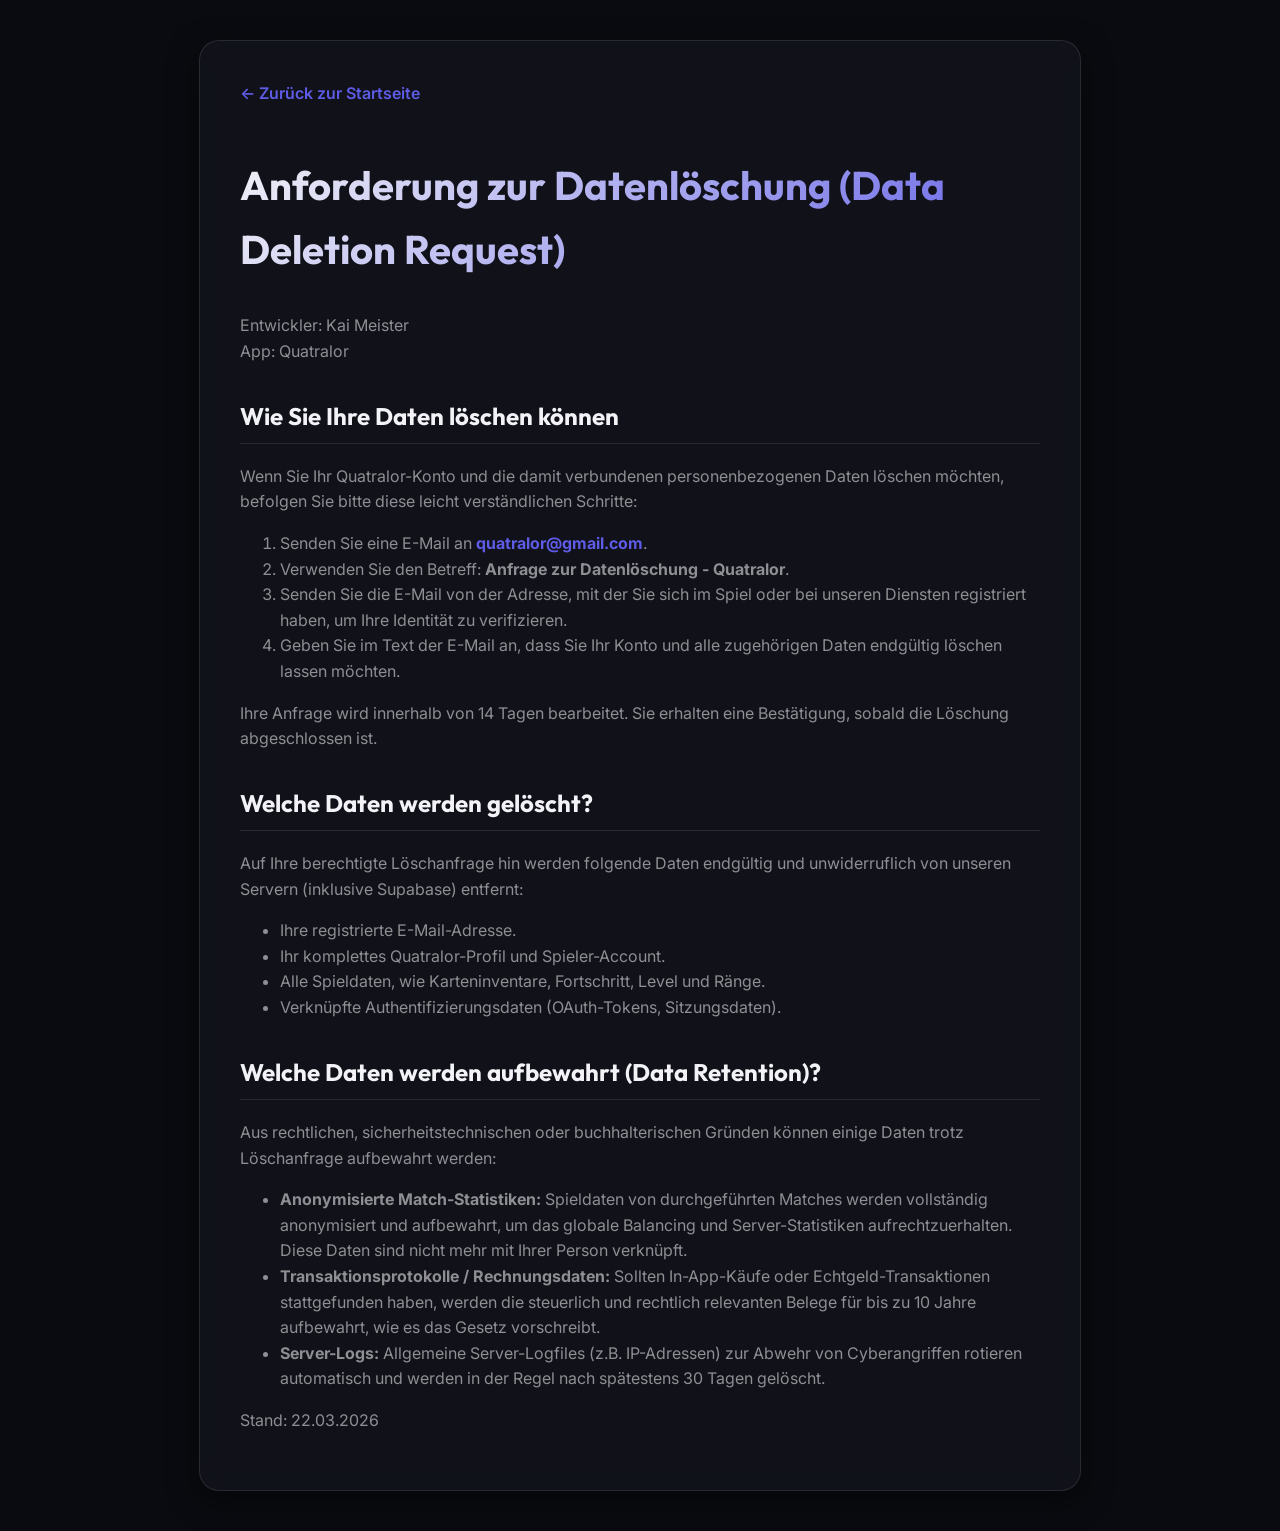
<file: legal/data_deletion.html>
<!DOCTYPE html>
<html lang="de">
<head>
    <meta charset="UTF-8">
    <meta name="viewport" content="width=device-width, initial-scale=1.0">
    <title>Datenlöschung | Quatralor</title>
    <link rel="preconnect" href="https://fonts.googleapis.com">
    <link rel="preconnect" href="https://fonts.gstatic.com" crossorigin>
    <link href="https://fonts.googleapis.com/css2?family=Inter:wght@400;600&family=Outfit:wght@700;800&display=swap" rel="stylesheet">
    <link rel="stylesheet" href="legal.css">
</head>
<body>
    <div class="container">
        <a href="../index.html" class="back-link">← Zurück zur Startseite</a>
        <h1>Anforderung zur Datenlöschung (Data Deletion Request)</h1>
        
        <p>Entwickler: Kai Meister<br>
        App: Quatralor</p>

        <h2>Wie Sie Ihre Daten löschen können</h2>
        <p>Wenn Sie Ihr Quatralor-Konto und die damit verbundenen personenbezogenen Daten löschen möchten, befolgen Sie bitte diese leicht verständlichen Schritte:</p>
        <ol>
            <li>Senden Sie eine E-Mail an <strong><a href="mailto:quatralor@gmail.com">quatralor@gmail.com</a></strong>.</li>
            <li>Verwenden Sie den Betreff: <strong>Anfrage zur Datenlöschung - Quatralor</strong>.</li>
            <li>Senden Sie die E-Mail von der Adresse, mit der Sie sich im Spiel oder bei unseren Diensten registriert haben, um Ihre Identität zu verifizieren.</li>
            <li>Geben Sie im Text der E-Mail an, dass Sie Ihr Konto und alle zugehörigen Daten endgültig löschen lassen möchten.</li>
        </ol>
        <p>Ihre Anfrage wird innerhalb von 14 Tagen bearbeitet. Sie erhalten eine Bestätigung, sobald die Löschung abgeschlossen ist.</p>

        <h2>Welche Daten werden gelöscht?</h2>
        <p>Auf Ihre berechtigte Löschanfrage hin werden folgende Daten endgültig und unwiderruflich von unseren Servern (inklusive Supabase) entfernt:</p>
        <ul>
            <li>Ihre registrierte E-Mail-Adresse.</li>
            <li>Ihr komplettes Quatralor-Profil und Spieler-Account.</li>
            <li>Alle Spieldaten, wie Karteninventare, Fortschritt, Level und Ränge.</li>
            <li>Verknüpfte Authentifizierungsdaten (OAuth-Tokens, Sitzungsdaten).</li>
        </ul>

        <h2>Welche Daten werden aufbewahrt (Data Retention)?</h2>
        <p>Aus rechtlichen, sicherheitstechnischen oder buchhalterischen Gründen können einige Daten trotz Löschanfrage aufbewahrt werden:</p>
        <ul>
            <li><strong>Anonymisierte Match-Statistiken:</strong> Spieldaten von durchgeführten Matches werden vollständig anonymisiert und aufbewahrt, um das globale Balancing und Server-Statistiken aufrechtzuerhalten. Diese Daten sind nicht mehr mit Ihrer Person verknüpft.</li>
            <li><strong>Transaktionsprotokolle / Rechnungsdaten:</strong> Sollten In-App-Käufe oder Echtgeld-Transaktionen stattgefunden haben, werden die steuerlich und rechtlich relevanten Belege für bis zu 10 Jahre aufbewahrt, wie es das Gesetz vorschreibt.</li>
            <li><strong>Server-Logs:</strong> Allgemeine Server-Logfiles (z.B. IP-Adressen) zur Abwehr von Cyberangriffen rotieren automatisch und werden in der Regel nach spätestens 30 Tagen gelöscht.</li>
        </ul>

        <p>Stand: 22.03.2026</p>
    </div>
</body>
</html>
</file>
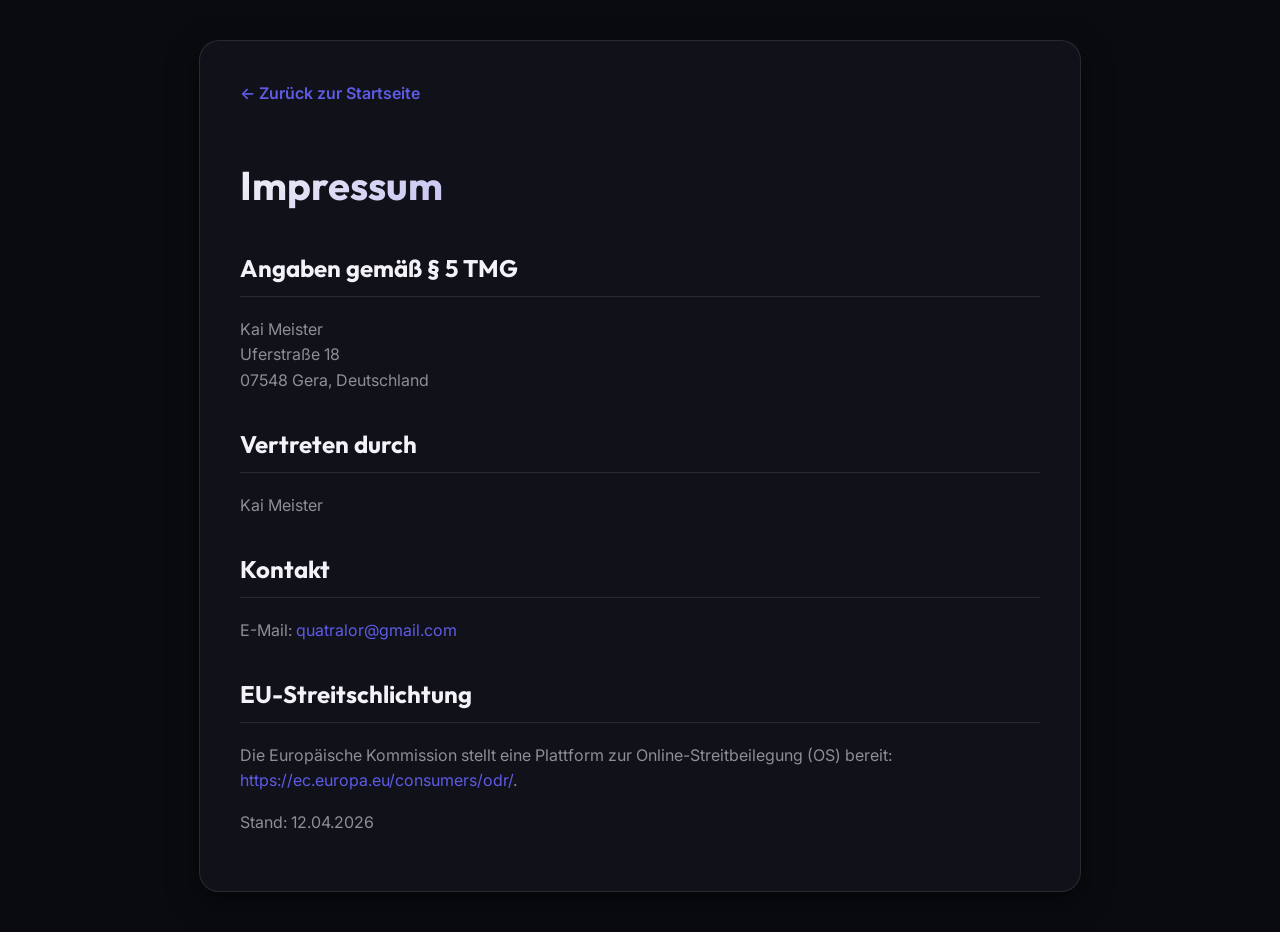
<file: legal/impressum.html>
<!DOCTYPE html>
<html lang="de">
<head>
    <meta charset="UTF-8">
    <meta name="viewport" content="width=device-width, initial-scale=1.0">
    <title>Impressum | Quatralor</title>
    <link rel="preconnect" href="https://fonts.googleapis.com">
    <link rel="preconnect" href="https://fonts.gstatic.com" crossorigin>
    <link href="https://fonts.googleapis.com/css2?family=Inter:wght@400;600&family=Outfit:wght@700;800&display=swap" rel="stylesheet">
    <link rel="stylesheet" href="legal.css">
</head>
<body>
    <div class="container">
        <a href="../index.html" class="back-link">← Zurück zur Startseite</a>
        <h1>Impressum</h1>
        
        <h2>Angaben gemäß § 5 TMG</h2>
        <p>Kai Meister<br>
        Uferstraße 18<br>
        07548 Gera, Deutschland</p>

        <h2>Vertreten durch</h2>
        <p>Kai Meister</p>

        <h2>Kontakt</h2>
        <p>E-Mail: <a href="mailto:quatralor@gmail.com">quatralor@gmail.com</a></p>

        <h2>EU-Streitschlichtung</h2>
        <p>Die Europäische Kommission stellt eine Plattform zur Online-Streitbeilegung (OS) bereit: <a href="https://ec.europa.eu/consumers/odr/" target="_blank">https://ec.europa.eu/consumers/odr/</a>.</p>

        <p>Stand: 12.04.2026</p>
    </div>
</body>
</html>
</file>
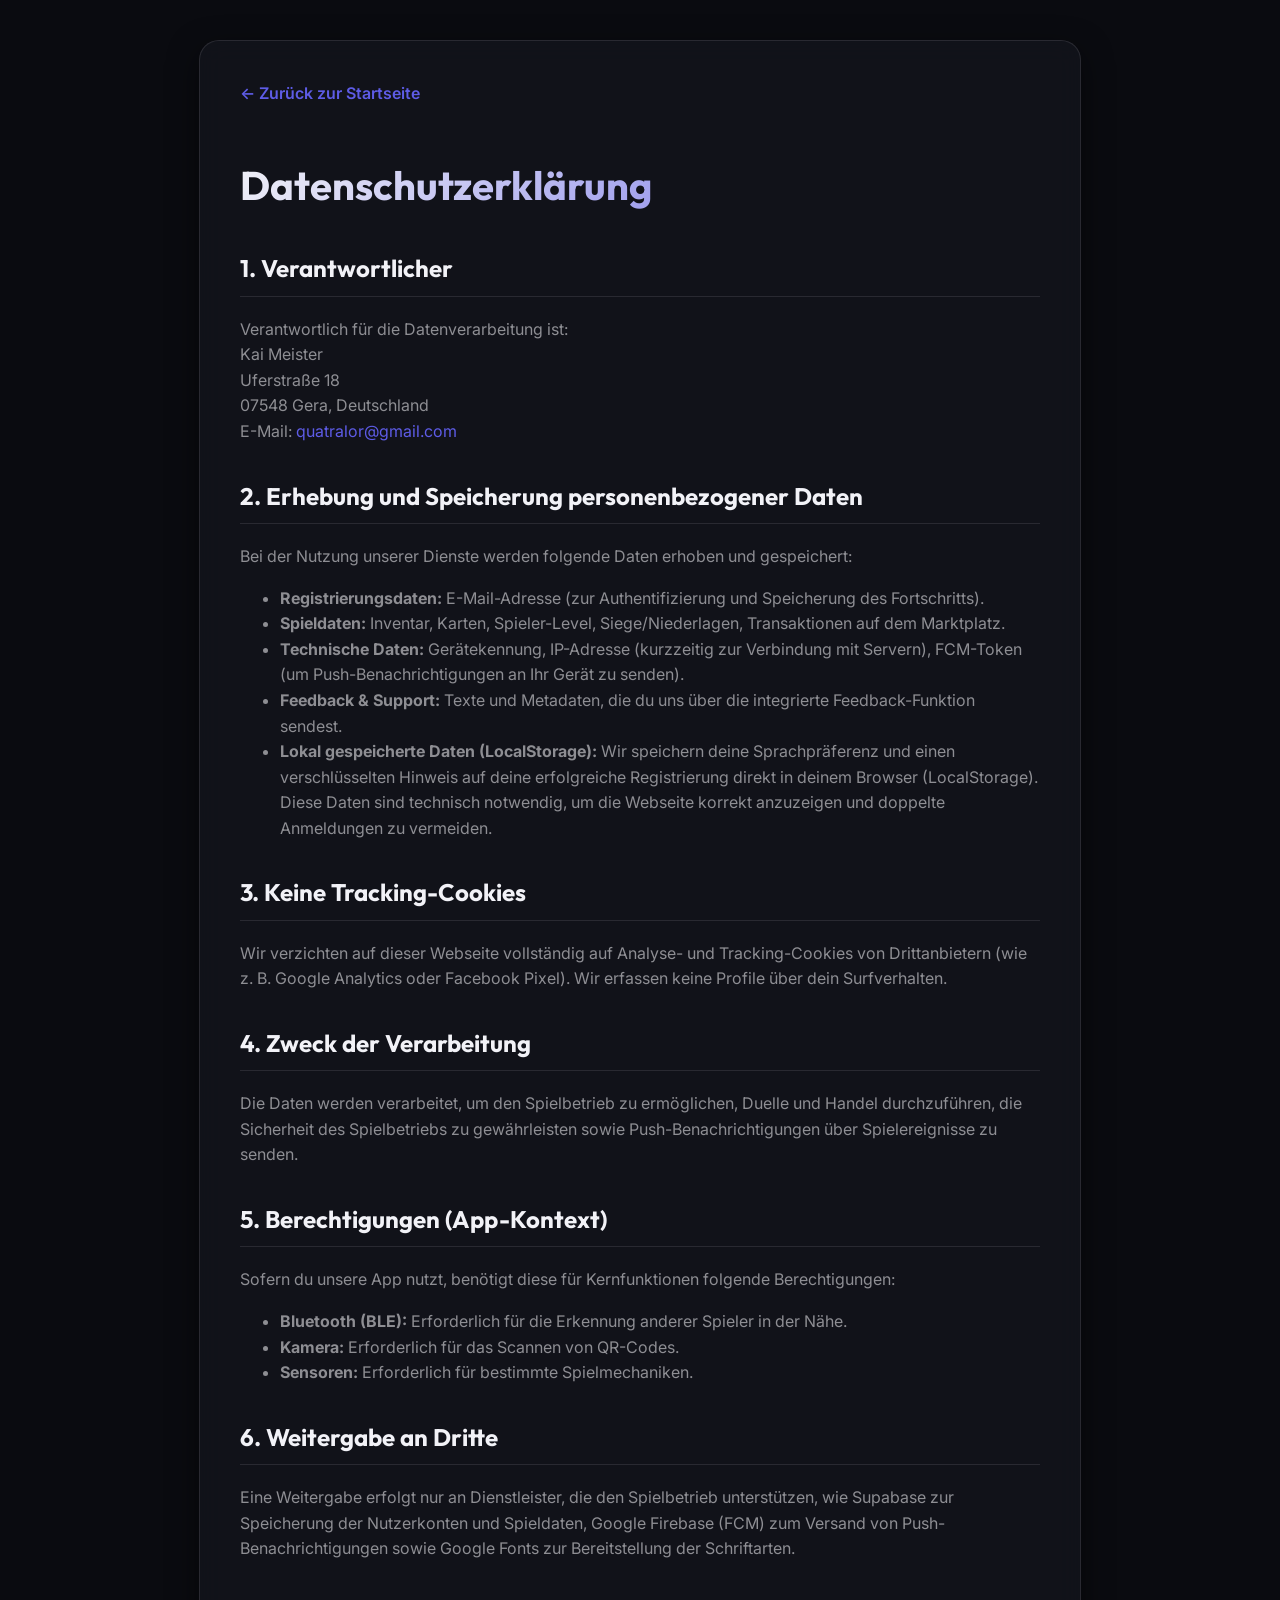
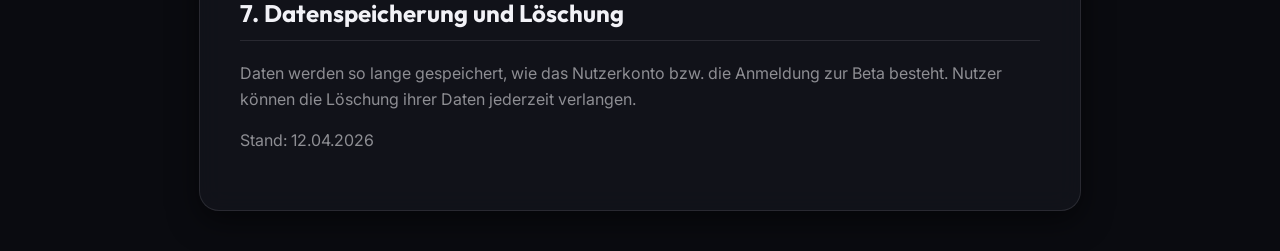
<file: legal/privacy.html>
<!DOCTYPE html>
<html lang="de">
<head>
    <meta charset="UTF-8">
    <meta name="viewport" content="width=device-width, initial-scale=1.0">
    <title>Datenschutzerklärung | Quatralor</title>
    <link rel="preconnect" href="https://fonts.googleapis.com">
    <link rel="preconnect" href="https://fonts.gstatic.com" crossorigin>
    <link href="https://fonts.googleapis.com/css2?family=Inter:wght@400;600&family=Outfit:wght@700;800&display=swap" rel="stylesheet">
    <link rel="stylesheet" href="legal.css">
</head>
<body>
    <div class="container">
        <a href="../index.html" class="back-link">← Zurück zur Startseite</a>
        <h1>Datenschutzerklärung</h1>
        
        <h2>1. Verantwortlicher</h2>
        <p>Verantwortlich für die Datenverarbeitung ist:<br>
        Kai Meister<br>
        Uferstraße 18<br>
        07548 Gera, Deutschland<br>
        E-Mail: <a href="mailto:quatralor@gmail.com">quatralor@gmail.com</a></p>

        <h2>2. Erhebung und Speicherung personenbezogener Daten</h2>
        <p>Bei der Nutzung unserer Dienste werden folgende Daten erhoben und gespeichert:</p>
        <ul>
            <li><strong>Registrierungsdaten:</strong> E-Mail-Adresse (zur Authentifizierung und Speicherung des Fortschritts).</li>
            <li><strong>Spieldaten:</strong> Inventar, Karten, Spieler-Level, Siege/Niederlagen, Transaktionen auf dem Marktplatz.</li>
            <li><strong>Technische Daten:</strong> Gerätekennung, IP-Adresse (kurzzeitig zur Verbindung mit Servern), FCM-Token (um Push-Benachrichtigungen an Ihr Gerät zu senden).</li>
            <li><strong>Feedback & Support:</strong> Texte und Metadaten, die du uns über die integrierte Feedback-Funktion sendest.</li>
            <li><strong>Lokal gespeicherte Daten (LocalStorage):</strong> Wir speichern deine Sprachpräferenz und einen verschlüsselten Hinweis auf deine erfolgreiche Registrierung direkt in deinem Browser (LocalStorage). Diese Daten sind technisch notwendig, um die Webseite korrekt anzuzeigen und doppelte Anmeldungen zu vermeiden.</li>
        </ul>

        <h2>3. Keine Tracking-Cookies</h2>
        <p>Wir verzichten auf dieser Webseite vollständig auf Analyse- und Tracking-Cookies von Drittanbietern (wie z. B. Google Analytics oder Facebook Pixel). Wir erfassen keine Profile über dein Surfverhalten.</p>

        <h2>4. Zweck der Verarbeitung</h2>
        <p>Die Daten werden verarbeitet, um den Spielbetrieb zu ermöglichen, Duelle und Handel durchzuführen, die Sicherheit des Spielbetriebs zu gewährleisten sowie Push-Benachrichtigungen über Spielereignisse zu senden.</p>

        <h2>5. Berechtigungen (App-Kontext)</h2>
        <p>Sofern du unsere App nutzt, benötigt diese für Kernfunktionen folgende Berechtigungen:</p>
        <ul>
            <li><strong>Bluetooth (BLE):</strong> Erforderlich für die Erkennung anderer Spieler in der Nähe.</li>
            <li><strong>Kamera:</strong> Erforderlich für das Scannen von QR-Codes.</li>
            <li><strong>Sensoren:</strong> Erforderlich für bestimmte Spielmechaniken.</li>
        </ul>

        <h2>6. Weitergabe an Dritte</h2>
        <p>Eine Weitergabe erfolgt nur an Dienstleister, die den Spielbetrieb unterstützen, wie Supabase zur Speicherung der Nutzerkonten und Spieldaten, Google Firebase (FCM) zum Versand von Push-Benachrichtigungen sowie Google Fonts zur Bereitstellung der Schriftarten.</p>

        <h2>7. Datenspeicherung und Löschung</h2>
        <p>Daten werden so lange gespeichert, wie das Nutzerkonto bzw. die Anmeldung zur Beta besteht. Nutzer können die Löschung ihrer Daten jederzeit verlangen.</p>

        <p>Stand: 12.04.2026</p>
    </div>
</body>
</html>
</file>
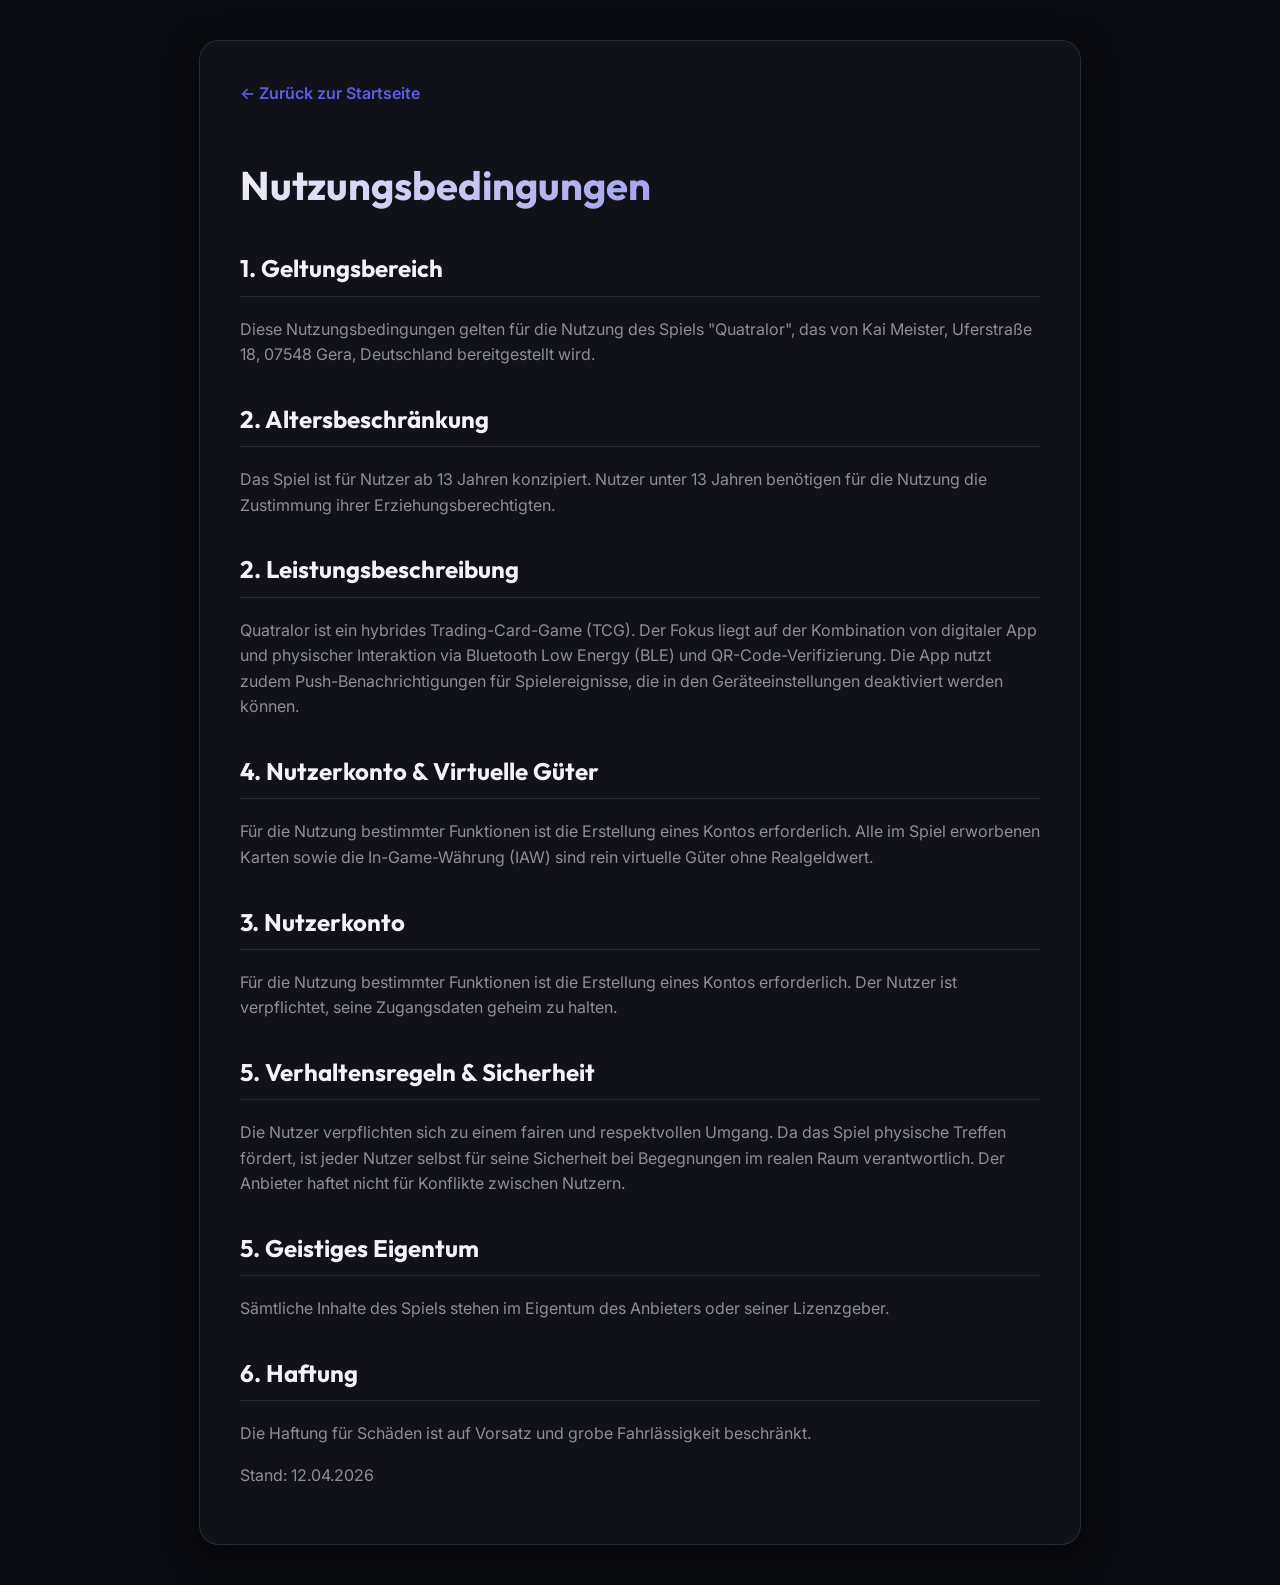
<file: legal/terms.html>
<!DOCTYPE html>
<html lang="de">
<head>
    <meta charset="UTF-8">
    <meta name="viewport" content="width=device-width, initial-scale=1.0">
    <title>Nutzungsbedingungen | Quatralor</title>
    <link rel="preconnect" href="https://fonts.googleapis.com">
    <link rel="preconnect" href="https://fonts.gstatic.com" crossorigin>
    <link href="https://fonts.googleapis.com/css2?family=Inter:wght@400;600&family=Outfit:wght@700;800&display=swap" rel="stylesheet">
    <link rel="stylesheet" href="legal.css">
</head>
<body>
    <div class="container">
        <a href="../index.html" class="back-link">← Zurück zur Startseite</a>
        <h1>Nutzungsbedingungen</h1>
        
        <h2>1. Geltungsbereich</h2>
        <p>Diese Nutzungsbedingungen gelten für die Nutzung des Spiels "Quatralor", das von Kai Meister, Uferstraße 18, 07548 Gera, Deutschland bereitgestellt wird.</p>

        <h2>2. Altersbeschränkung</h2>
        <p>Das Spiel ist für Nutzer ab 13 Jahren konzipiert. Nutzer unter 13 Jahren benötigen für die Nutzung die Zustimmung ihrer Erziehungsberechtigten.</p>

        <h2>2. Leistungsbeschreibung</h2>
        <p>Quatralor ist ein hybrides Trading-Card-Game (TCG). Der Fokus liegt auf der Kombination von digitaler App und physischer Interaktion via Bluetooth Low Energy (BLE) und QR-Code-Verifizierung. Die App nutzt zudem Push-Benachrichtigungen für Spielereignisse, die in den Geräteeinstellungen deaktiviert werden können.</p>

        <h2>4. Nutzerkonto & Virtuelle Güter</h2>
        <p>Für die Nutzung bestimmter Funktionen ist die Erstellung eines Kontos erforderlich. Alle im Spiel erworbenen Karten sowie die In-Game-Währung (IAW) sind rein virtuelle Güter ohne Realgeldwert.</p>

        <h2>3. Nutzerkonto</h2>
        <p>Für die Nutzung bestimmter Funktionen ist die Erstellung eines Kontos erforderlich. Der Nutzer ist verpflichtet, seine Zugangsdaten geheim zu halten.</p>

        <h2>5. Verhaltensregeln & Sicherheit</h2>
        <p>Die Nutzer verpflichten sich zu einem fairen und respektvollen Umgang. Da das Spiel physische Treffen fördert, ist jeder Nutzer selbst für seine Sicherheit bei Begegnungen im realen Raum verantwortlich. Der Anbieter haftet nicht für Konflikte zwischen Nutzern.</p>

        <h2>5. Geistiges Eigentum</h2>
        <p>Sämtliche Inhalte des Spiels stehen im Eigentum des Anbieters oder seiner Lizenzgeber.</p>

        <h2>6. Haftung</h2>
        <p>Die Haftung für Schäden ist auf Vorsatz und grobe Fahrlässigkeit beschränkt.</p>

        <p>Stand: 12.04.2026</p>
    </div>
</body>
</html>
</file>
<file: legal/legal.css>
:root {
    --bg-dark: #0a0b10;
    --text-main: #f2f2f7;
    --text-muted: #8e8e93;
    --accent-indigo: #5e5ce6;
    --glass-bg: rgba(20, 22, 30, 0.7);
}

body {
    background-color: var(--bg-dark);
    color: var(--text-main);
    font-family: 'Inter', sans-serif;
    line-height: 1.6;
    margin: 0;
    padding: 0;
}

.container {
    max-width: 800px;
    margin: 40px auto;
    padding: 40px;
    background: var(--glass-bg);
    backdrop-filter: blur(12px);
    border: 1px solid rgba(255, 255, 255, 0.1);
    border-radius: 20px;
    box-shadow: 0 10px 30px rgba(0, 0, 0, 0.5);
}

h1, h2, h3 {
    font-family: 'Outfit', sans-serif;
    color: var(--text-main);
}

h1 {
    font-size: 2.5rem;
    margin-bottom: 2rem;
    background: linear-gradient(135deg, var(--text-main) 0%, var(--accent-indigo) 100%);
    -webkit-background-clip: text;
    background-clip: text;
    -webkit-text-fill-color: transparent;
}

h2 {
    font-size: 1.5rem;
    margin-top: 2rem;
    border-bottom: 1px solid rgba(255, 255, 255, 0.1);
    padding-bottom: 0.5rem;
}

p, li {
    font-size: 1rem;
    color: var(--text-muted);
}

a {
    color: var(--accent-indigo);
    text-decoration: none;
}

a:hover {
    text-decoration: underline;
}

.back-link {
    display: inline-block;
    margin-bottom: 20px;
    font-weight: 600;
}
</file>
